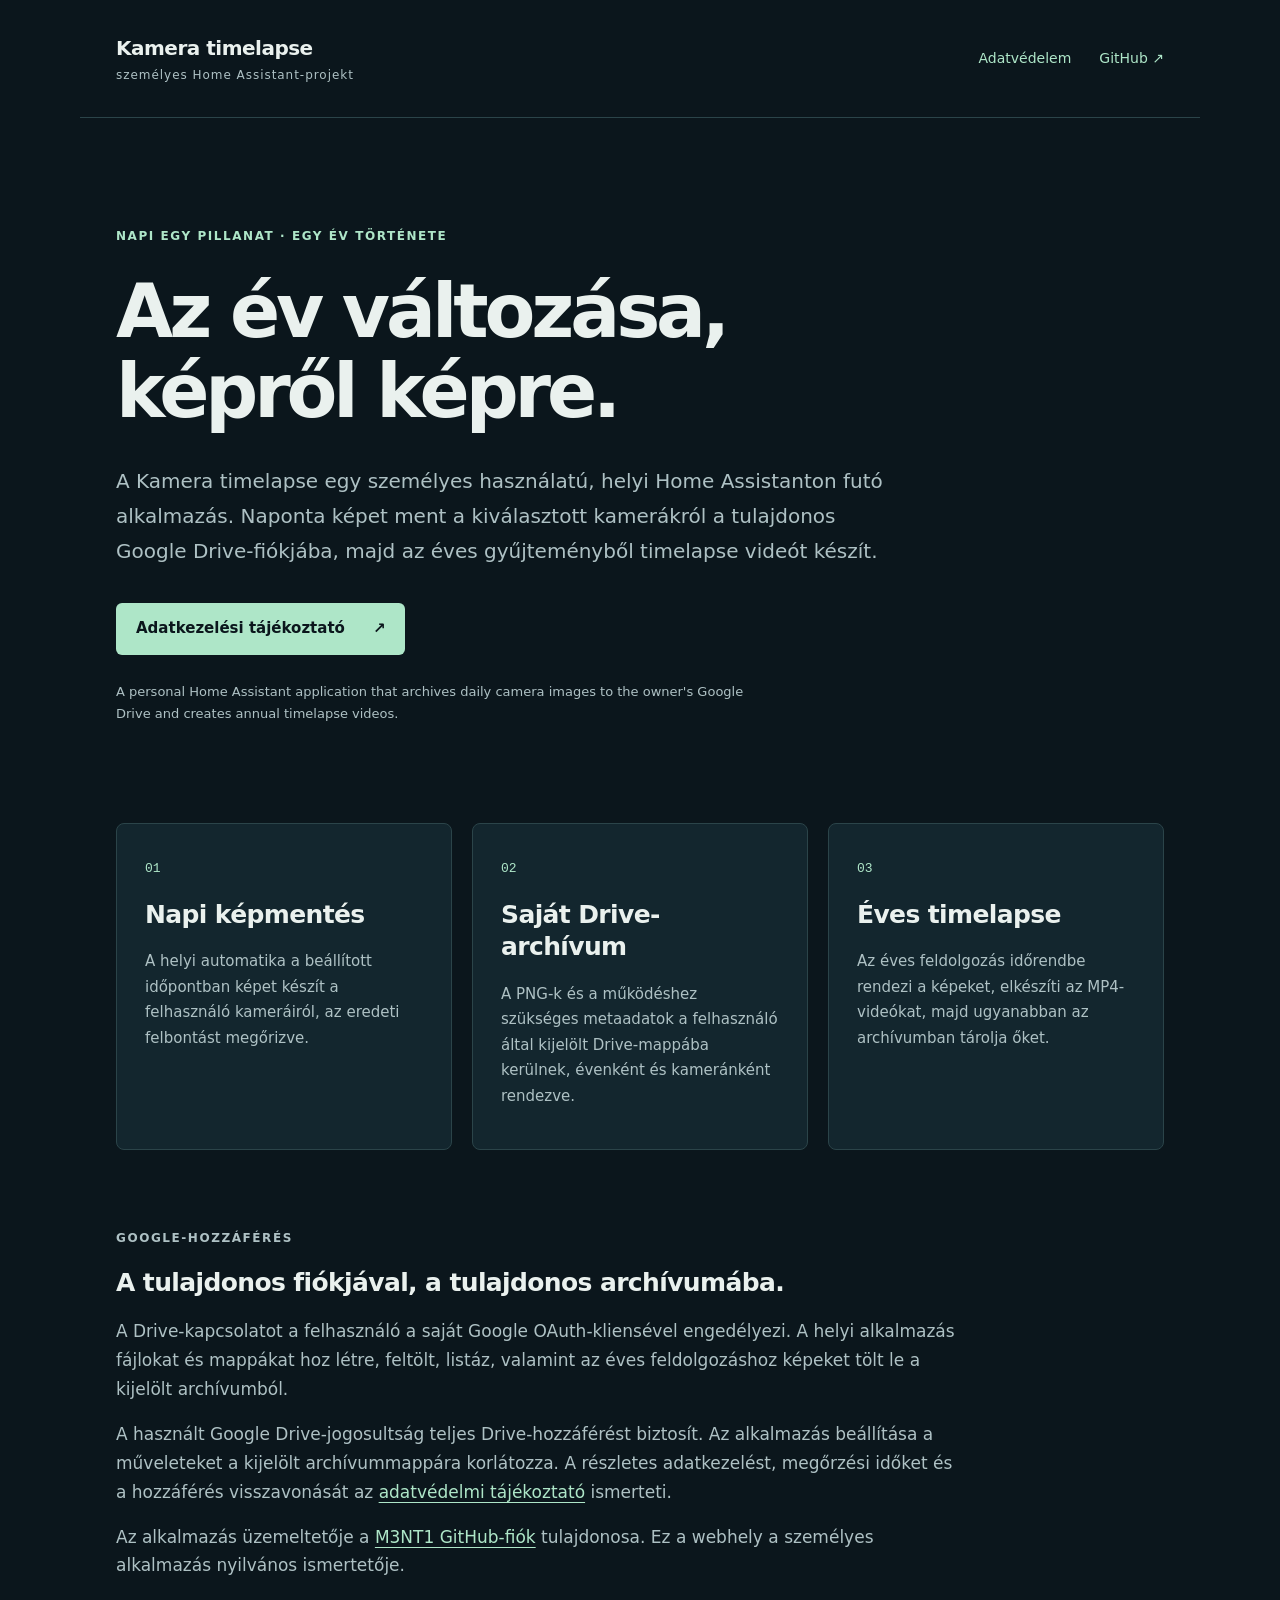
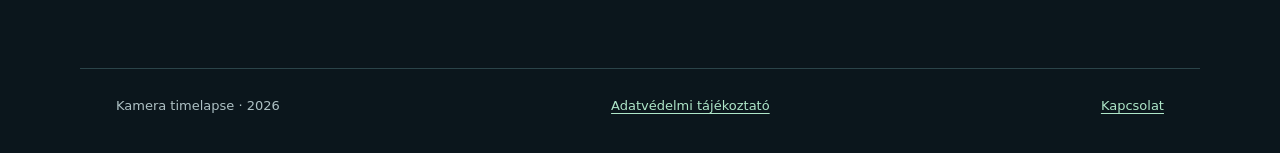
<file: index.html>
<!doctype html>
<html lang="hu">
<head>
  <meta charset="utf-8">
  <meta name="viewport" content="width=device-width, initial-scale=1">
  <meta name="description" content="Kamera timelapse: személyes Home Assistant-alkalmazás napi kameraképek Google Drive-archiválásához és éves timelapse videók készítéséhez.">
  <title>Kamera timelapse — személyes kameraarchívum</title>
  <link rel="stylesheet" href="style.css">
</head>
<body>
  <a class="skip" href="#main">Ugrás a tartalomra</a>
  <header class="shell"><a class="brand" href="./">Kamera timelapse<span>személyes Home Assistant-projekt</span></a><nav aria-label="Főmenü"><a href="privacy.html">Adatvédelem</a><a href="https://github.com/M3NT1/m3nt1.github.io">GitHub ↗</a></nav></header>
  <main id="main" class="shell">
    <section class="hero">
      <p class="eyebrow">Napi egy pillanat · egy év története</p>
      <h1>Az év változása,<br>képről képre.</h1>
      <p class="intro">A Kamera timelapse egy személyes használatú, helyi Home Assistanton futó alkalmazás. Naponta képet ment a kiválasztott kamerákról a tulajdonos Google Drive-fiókjába, majd az éves gyűjteményből timelapse videót készít.</p>
      <a class="button" href="privacy.html">Adatkezelési tájékoztató <span aria-hidden="true">↗</span></a>
      <p class="english" lang="en">A personal Home Assistant application that archives daily camera images to the owner's Google Drive and creates annual timelapse videos.</p>
    </section>
    <section class="features" aria-label="Az alkalmazás működése">
      <article><span class="number">01</span><h2>Napi képmentés</h2><p>A helyi automatika a beállított időpontban képet készít a felhasználó kameráiról, az eredeti felbontást megőrizve.</p></article>
      <article><span class="number">02</span><h2>Saját Drive-archívum</h2><p>A PNG-k és a működéshez szükséges metaadatok a felhasználó által kijelölt Drive-mappába kerülnek, évenként és kameránként rendezve.</p></article>
      <article><span class="number">03</span><h2>Éves timelapse</h2><p>Az éves feldolgozás időrendbe rendezi a képeket, elkészíti az MP4-videókat, majd ugyanabban az archívumban tárolja őket.</p></article>
    </section>
    <section class="details">
      <p class="eyebrow">Google-hozzáférés</p>
      <h2>A tulajdonos fiókjával, a tulajdonos archívumába.</h2>
      <p>A Drive-kapcsolatot a felhasználó a saját Google OAuth-kliensével engedélyezi. A helyi alkalmazás fájlokat és mappákat hoz létre, feltölt, listáz, valamint az éves feldolgozáshoz képeket tölt le a kijelölt archívumból.</p>
      <p>A használt Google Drive-jogosultság teljes Drive-hozzáférést biztosít. Az alkalmazás beállítása a műveleteket a kijelölt archívummappára korlátozza. A részletes adatkezelést, megőrzési időket és a hozzáférés visszavonását az <a href="privacy.html">adatvédelmi tájékoztató</a> ismerteti.</p>
      <p>Az alkalmazás üzemeltetője a <a href="https://github.com/M3NT1">M3NT1 GitHub-fiók</a> tulajdonosa. Ez a webhely a személyes alkalmazás nyilvános ismertetője.</p>
    </section>
  </main>
  <footer class="shell"><span>Kamera timelapse · 2026</span><a href="privacy.html">Adatvédelmi tájékoztató</a><a href="https://github.com/M3NT1/m3nt1.github.io/issues">Kapcsolat</a></footer>
</body>
</html>
</file>
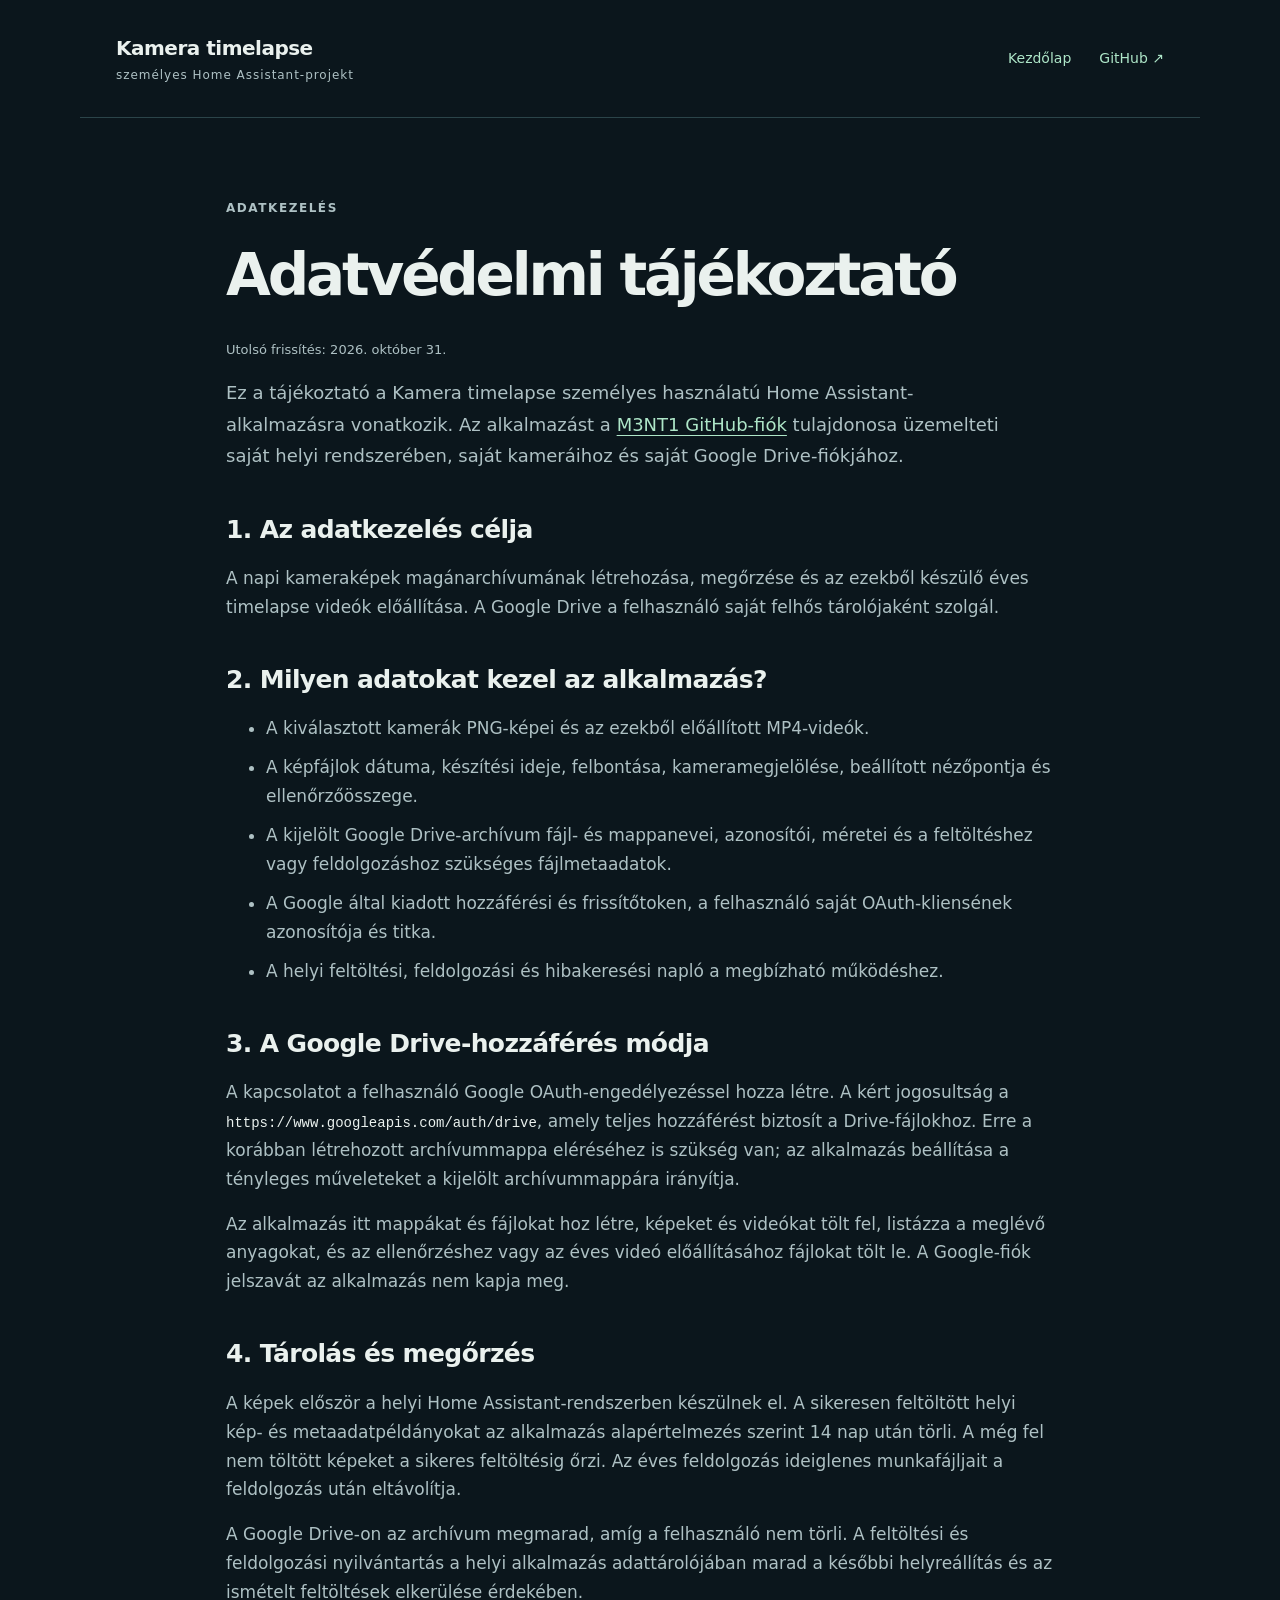
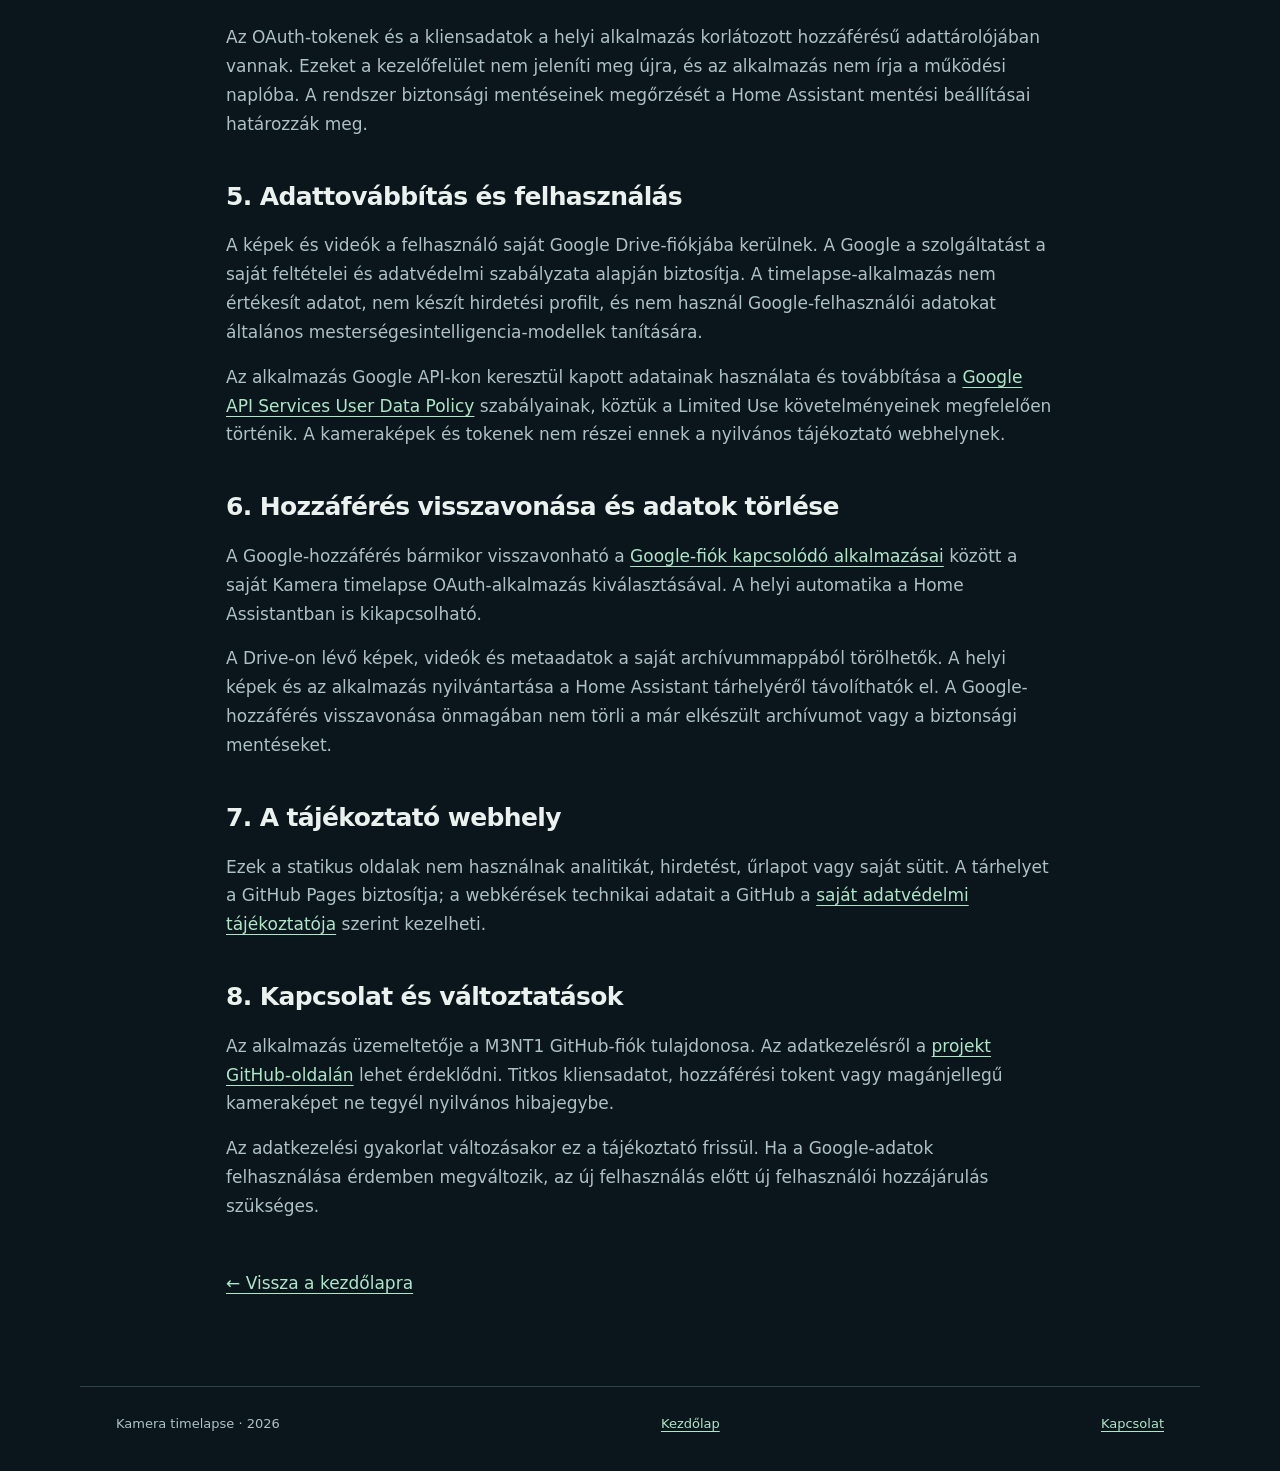
<file: privacy.html>
<!doctype html>
<html lang="hu">
<head>
  <meta charset="utf-8">
  <meta name="viewport" content="width=device-width, initial-scale=1">
  <meta name="description" content="A Kamera timelapse személyes Home Assistant-alkalmazás adatkezelési tájékoztatója: Google Drive-hozzáférés, képek, tokenek, megőrzés és törlés.">
  <title>Adatvédelmi tájékoztató — Kamera timelapse</title>
  <link rel="stylesheet" href="style.css">
</head>
<body>
  <a class="skip" href="#main">Ugrás a tartalomra</a>
  <header class="shell"><a class="brand" href="./">Kamera timelapse<span>személyes Home Assistant-projekt</span></a><nav aria-label="Főmenü"><a href="./">Kezdőlap</a><a href="https://github.com/M3NT1/m3nt1.github.io">GitHub ↗</a></nav></header>
  <main id="main" class="shell policy">
    <p class="eyebrow">Adatkezelés</p>
    <h1>Adatvédelmi tájékoztató</h1>
    <p class="muted">Utolsó frissítés: 2026. október 31.</p>
    <p class="intro">Ez a tájékoztató a Kamera timelapse személyes használatú Home Assistant-alkalmazásra vonatkozik. Az alkalmazást a <a href="https://github.com/M3NT1">M3NT1 GitHub-fiók</a> tulajdonosa üzemelteti saját helyi rendszerében, saját kameráihoz és saját Google Drive-fiókjához.</p>
    <h2>1. Az adatkezelés célja</h2>
    <p>A napi kameraképek magánarchívumának létrehozása, megőrzése és az ezekből készülő éves timelapse videók előállítása. A Google Drive a felhasználó saját felhős tárolójaként szolgál.</p>
    <h2>2. Milyen adatokat kezel az alkalmazás?</h2>
    <ul>
      <li>A kiválasztott kamerák PNG-képei és az ezekből előállított MP4-videók.</li>
      <li>A képfájlok dátuma, készítési ideje, felbontása, kameramegjelölése, beállított nézőpontja és ellenőrzőösszege.</li>
      <li>A kijelölt Google Drive-archívum fájl- és mappanevei, azonosítói, méretei és a feltöltéshez vagy feldolgozáshoz szükséges fájlmetaadatok.</li>
      <li>A Google által kiadott hozzáférési és frissítőtoken, a felhasználó saját OAuth-kliensének azonosítója és titka.</li>
      <li>A helyi feltöltési, feldolgozási és hibakeresési napló a megbízható működéshez.</li>
    </ul>
    <h2>3. A Google Drive-hozzáférés módja</h2>
    <p>A kapcsolatot a felhasználó Google OAuth-engedélyezéssel hozza létre. A kért jogosultság a <code>https://www.googleapis.com/auth/drive</code>, amely teljes hozzáférést biztosít a Drive-fájlokhoz. Erre a korábban létrehozott archívummappa eléréséhez is szükség van; az alkalmazás beállítása a tényleges műveleteket a kijelölt archívummappára irányítja.</p>
    <p>Az alkalmazás itt mappákat és fájlokat hoz létre, képeket és videókat tölt fel, listázza a meglévő anyagokat, és az ellenőrzéshez vagy az éves videó előállításához fájlokat tölt le. A Google-fiók jelszavát az alkalmazás nem kapja meg.</p>
    <h2>4. Tárolás és megőrzés</h2>
    <p>A képek először a helyi Home Assistant-rendszerben készülnek el. A sikeresen feltöltött helyi kép- és metaadatpéldányokat az alkalmazás alapértelmezés szerint 14 nap után törli. A még fel nem töltött képeket a sikeres feltöltésig őrzi. Az éves feldolgozás ideiglenes munkafájljait a feldolgozás után eltávolítja.</p>
    <p>A Google Drive-on az archívum megmarad, amíg a felhasználó nem törli. A feltöltési és feldolgozási nyilvántartás a helyi alkalmazás adattárolójában marad a későbbi helyreállítás és az ismételt feltöltések elkerülése érdekében.</p>
    <p>Az OAuth-tokenek és a kliensadatok a helyi alkalmazás korlátozott hozzáférésű adattárolójában vannak. Ezeket a kezelőfelület nem jeleníti meg újra, és az alkalmazás nem írja a működési naplóba. A rendszer biztonsági mentéseinek megőrzését a Home Assistant mentési beállításai határozzák meg.</p>
    <h2>5. Adattovábbítás és felhasználás</h2>
    <p>A képek és videók a felhasználó saját Google Drive-fiókjába kerülnek. A Google a szolgáltatást a saját feltételei és adatvédelmi szabályzata alapján biztosítja. A timelapse-alkalmazás nem értékesít adatot, nem készít hirdetési profilt, és nem használ Google-felhasználói adatokat általános mesterségesintelligencia-modellek tanítására.</p>
    <p>Az alkalmazás Google API-kon keresztül kapott adatainak használata és továbbítása a <a href="https://developers.google.com/terms/api-services-user-data-policy">Google API Services User Data Policy</a> szabályainak, köztük a Limited Use követelményeinek megfelelően történik. A kameraképek és tokenek nem részei ennek a nyilvános tájékoztató webhelynek.</p>
    <h2>6. Hozzáférés visszavonása és adatok törlése</h2>
    <p>A Google-hozzáférés bármikor visszavonható a <a href="https://myaccount.google.com/connections">Google-fiók kapcsolódó alkalmazásai</a> között a saját Kamera timelapse OAuth-alkalmazás kiválasztásával. A helyi automatika a Home Assistantban is kikapcsolható.</p>
    <p>A Drive-on lévő képek, videók és metaadatok a saját archívummappából törölhetők. A helyi képek és az alkalmazás nyilvántartása a Home Assistant tárhelyéről távolíthatók el. A Google-hozzáférés visszavonása önmagában nem törli a már elkészült archívumot vagy a biztonsági mentéseket.</p>
    <h2>7. A tájékoztató webhely</h2>
    <p>Ezek a statikus oldalak nem használnak analitikát, hirdetést, űrlapot vagy saját sütit. A tárhelyet a GitHub Pages biztosítja; a webkérések technikai adatait a GitHub a <a href="https://docs.github.com/en/site-policy/privacy-policies/github-general-privacy-statement">saját adatvédelmi tájékoztatója</a> szerint kezelheti.</p>
    <h2>8. Kapcsolat és változtatások</h2>
    <p>Az alkalmazás üzemeltetője a M3NT1 GitHub-fiók tulajdonosa. Az adatkezelésről a <a href="https://github.com/M3NT1/m3nt1.github.io/issues">projekt GitHub-oldalán</a> lehet érdeklődni. Titkos kliensadatot, hozzáférési tokent vagy magánjellegű kameraképet ne tegyél nyilvános hibajegybe.</p>
    <p>Az adatkezelési gyakorlat változásakor ez a tájékoztató frissül. Ha a Google-adatok felhasználása érdemben megváltozik, az új felhasználás előtt új felhasználói hozzájárulás szükséges.</p>
    <p class="back"><a href="./">← Vissza a kezdőlapra</a></p>
  </main>
  <footer class="shell"><span>Kamera timelapse · 2026</span><a href="./">Kezdőlap</a><a href="https://github.com/M3NT1/m3nt1.github.io/issues">Kapcsolat</a></footer>
</body>
</html>
</file>
<file: style.css>
:root{color-scheme:dark;--bg:#0b161c;--panel:#13262e;--text:#eaf1ee;--muted:#aec1c4;--accent:#aee6c8;--line:#2b4449}
*{box-sizing:border-box}
html{scroll-behavior:smooth}
body{margin:0;background:var(--bg);color:var(--text);font:17px/1.7 system-ui,-apple-system,BlinkMacSystemFont,"Segoe UI",sans-serif}
a{color:var(--accent);text-underline-offset:.22em}
a:hover{color:#fff}
a:focus-visible{outline:3px solid var(--accent);outline-offset:5px}
.shell{max-width:1120px;margin:auto;padding-left:36px;padding-right:36px}
header{display:flex;align-items:center;justify-content:space-between;gap:28px;min-height:118px;border-bottom:1px solid var(--line)}
.brand{font-size:20px;font-weight:750;letter-spacing:-.025em;text-decoration:none;color:var(--text)}
.brand span{display:block;font-size:12px;font-weight:450;letter-spacing:.08em;color:var(--muted)}
nav{display:flex;gap:28px;font-size:14px}
nav a{text-decoration:none}
.hero{padding:92px 0 82px;max-width:850px}
.eyebrow{font-size:12px;letter-spacing:.13em;text-transform:uppercase;font-weight:750;color:var(--accent)}
h1{font-size:clamp(38px,6vw,74px);line-height:1.08;letter-spacing:-.055em;font-weight:680;margin:26px 0 32px;overflow-wrap:anywhere}
h2{font-size:25px;line-height:1.3;letter-spacing:-.025em;margin:18px 0}
p{margin:16px 0}
.intro{font-size:20px;line-height:1.75;color:var(--muted);max-width:780px}
.english{font-size:13px;color:var(--muted);max-width:650px;margin-top:26px}
.button{display:inline-flex;align-items:center;gap:28px;background:var(--accent);color:var(--bg);padding:13px 20px;border-radius:6px;font-size:15px;font-weight:750;text-decoration:none;margin-top:18px}
.button:hover{background:#d1f4df;color:var(--bg)}
.features{display:grid;grid-template-columns:repeat(3,minmax(0,1fr));gap:20px}
.features article{background:var(--panel);padding:28px 28px 24px;border:1px solid var(--line);border-radius:8px}
.features p{font-size:15px;color:var(--muted)}
.number{font:13px/1.5 ui-monospace,monospace;color:var(--accent)}
.details{max-width:850px;margin:78px 0 88px}
.details p{color:var(--muted)}
footer{display:flex;justify-content:space-between;flex-wrap:wrap;gap:16px;padding-top:26px;padding-bottom:36px;border-top:1px solid var(--line);font-size:13px;color:var(--muted)}
.policy{max-width:900px;padding-top:64px;padding-bottom:72px}
.policy h1{font-size:clamp(35px,5vw,58px)}
.policy h2{margin-top:42px}
.policy .intro{font-size:18px}
.policy p,.policy li{color:var(--muted)}
.policy code{font-size:14px;overflow-wrap:anywhere;color:var(--text)}
.policy li{margin-bottom:10px}
.muted{color:var(--muted);font-size:13px}
.back{margin-top:48px}
.skip{position:absolute;left:16px;top:-80px;background:var(--accent);color:var(--bg);padding:8px 14px}
.skip:focus{top:10px}
@media(max-width:720px){.shell{padding-left:22px;padding-right:22px}header{align-items:flex-start;flex-direction:column;justify-content:center;gap:18px;padding-top:24px;padding-bottom:24px;min-height:130px}.hero{padding-top:54px;padding-bottom:48px}.intro{font-size:18px}.features{grid-template-columns:1fr}.features article{padding:24px}.details{margin:50px 0}.policy{padding-top:42px}.policy h1{font-size:38px}nav{gap:24px}footer{justify-content:flex-start;gap:18px}.button{font-size:14px;gap:14px}}
@media(prefers-reduced-motion:reduce){html{scroll-behavior:auto}}
</file>
